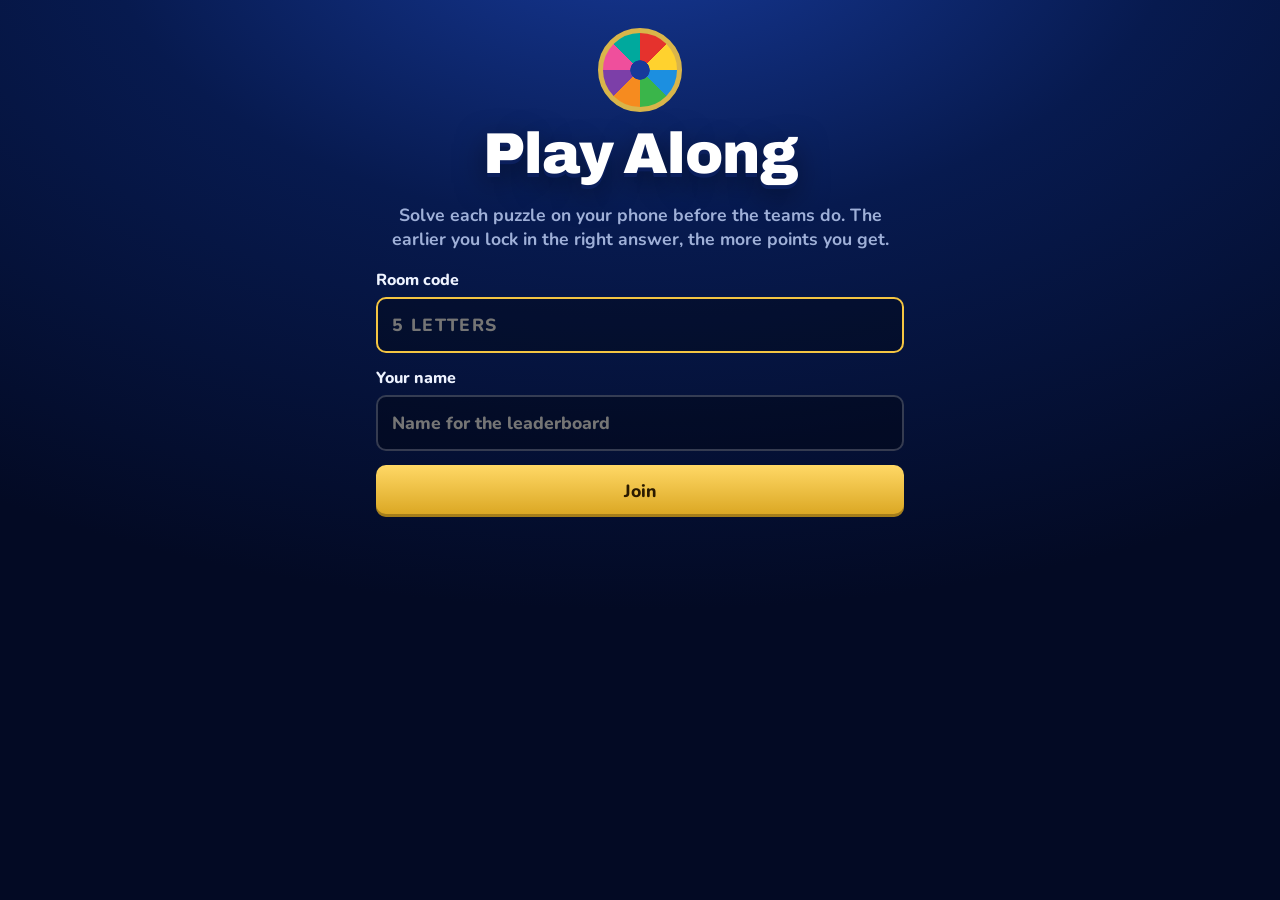
<file: play/index.html>
<!doctype html>
<html lang="en">
  <head>
    <meta charset="utf-8" />
    <meta name="viewport" content="width=device-width, initial-scale=1, viewport-fit=cover" />
    <meta name="theme-color" content="#071a4f" />
    <title>Play Along · Wheel of Fortune</title>
    <link rel="icon" href="data:image/svg+xml,%3Csvg xmlns='http://www.w3.org/2000/svg' viewBox='-50 -50 100 100'%3E%3Ccircle r='48' fill='%23111'/%3E%3Cpath d='M0 0L0-44A44 44 0 0 1 31-31Z' fill='%23e5322d'/%3E%3Cpath d='M0 0L31-31A44 44 0 0 1 44 0Z' fill='%23ffd22e'/%3E%3Cpath d='M0 0L44 0A44 44 0 0 1 31 31Z' fill='%231c8fe0'/%3E%3Cpath d='M0 0L31 31A44 44 0 0 1 0 44Z' fill='%233ab54a'/%3E%3Cpath d='M0 0L0 44A44 44 0 0 1-31 31Z' fill='%23f68b1f'/%3E%3Cpath d='M0 0L-31 31A44 44 0 0 1-44 0Z' fill='%237c3fa8'/%3E%3Cpath d='M0 0L-44 0A44 44 0 0 1-31-31Z' fill='%23ef4f9c'/%3E%3Cpath d='M0 0L-31-31A44 44 0 0 1 0-44Z' fill='%2300a99d'/%3E%3Ccircle r='12' fill='%23173a9a' stroke='%23d9b54a' stroke-width='4'/%3E%3C/svg%3E" />
    <link rel="preconnect" href="https://fonts.googleapis.com" />
    <link rel="preconnect" href="https://fonts.gstatic.com" crossorigin />
    <link
      href="https://fonts.googleapis.com/css2?family=Archivo:wght@700;800;900&family=Oswald:wght@500;600;700&family=Nunito:wght@600;700;800&display=swap"
      rel="stylesheet"
    />
    <link rel="stylesheet" href="../css/style.css?v=__V__" />
  </head>
  <body class="is-phone">
    <div id="app"></div>
    <noscript>This page needs JavaScript turned on.</noscript>
    <script type="module" src="../js/play.js?v=__V__"></script>
  </body>
</html>
</file>
<file: css/style.css>
/* Wheel of Fortune — host screen and TV board */

:root {
  --navy-0: #030a24;
  --navy-1: #071a4f;
  --navy-2: #0d2d80;
  --navy-3: #1846b3;
  --gold: #f4c542;
  --gold-2: #d9a520;
  --tile-empty: #1f9b6a;
  --tile-empty-2: #157a52;
  --tile-used: #f8f7f1;
  --tile-lit: #2d6cff;
  --ink: #101010;
  --text: #eef3ff;
  --muted: #9fb0d8;
  --red: #e3262e;
  --yellow: #f5c400;
  --blue: #1f6fe0;
  --purple: #8a3fd1;
  --green: #22a34a;
  --radius: 12px;
}

* {
  box-sizing: border-box;
}

html {
  background: #030a24;
}
html,
body {
  margin: 0;
  min-height: 100%;
}

body {
  background: radial-gradient(1200px 700px at 50% -10%, #173a9a 0%, var(--navy-1) 45%, var(--navy-0) 100%) fixed;
  color: var(--text);
  font-family: "Nunito", system-ui, sans-serif;
  font-weight: 700;
}

button {
  font: inherit;
  cursor: pointer;
}

button:disabled {
  cursor: default;
}

/* ---------- Buttons ---------- */

.btn {
  border: 0;
  border-radius: 10px;
  padding: 10px 16px;
  background: #23408f;
  color: #fff;
  font-weight: 800;
  box-shadow: inset 0 -3px 0 rgba(0, 0, 0, 0.25);
  transition: transform 0.08s, filter 0.15s;
}
.btn:hover:not(:disabled) {
  filter: brightness(1.15);
}
.btn:active:not(:disabled) {
  transform: translateY(1px);
}
.btn:disabled {
  opacity: 0.4;
}
.btn.big {
  padding: 14px 22px;
  font-size: 1.1rem;
}
.btn.gold {
  background: linear-gradient(#ffd866, var(--gold-2));
  color: #2a1a00;
}
.btn.green {
  background: linear-gradient(#35c25e, #188a3d);
}
.btn.red {
  background: linear-gradient(#f0484f, #b5161d);
}
.btn.purple {
  background: linear-gradient(#a45cf0, #6c22b8);
}
.btn.ghost {
  background: rgba(255, 255, 255, 0.08);
  box-shadow: none;
}
.row {
  display: flex;
  gap: 10px;
  flex-wrap: wrap;
  align-items: center;
  margin: 10px 0;
}
.small-row .btn {
  padding: 8px 12px;
  font-size: 0.9rem;
}
.small {
  color: var(--muted);
  font-size: 0.85rem;
}
.error {
  background: #5a0f15;
  border: 1px solid #c33;
  padding: 10px 14px;
  border-radius: 10px;
}

/* ---------- Top bar (host) ---------- */

.topbar {
  display: flex;
  align-items: center;
  justify-content: space-between;
  gap: 12px;
  padding: 10px 18px;
  background: rgba(0, 0, 0, 0.3);
  border-bottom: 1px solid rgba(255, 255, 255, 0.08);
  position: sticky;
  top: 0;
  z-index: 5;
  backdrop-filter: blur(6px);
}
.brand {
  display: flex;
  align-items: center;
  gap: 10px;
  font-family: "Oswald", sans-serif;
  font-size: 1.25rem;
  letter-spacing: 0.02em;
  text-transform: uppercase;
}
.mini-wheel-ic {
  width: 22px;
  height: 22px;
  border-radius: 50%;
  background: conic-gradient(#e5322d 0 45deg, #ffd22e 0 90deg, #1c8fe0 0 135deg, #3ab54a 0 180deg, #f68b1f 0 225deg, #7c3fa8 0 270deg, #ef4f9c 0 315deg, #00a99d 0);
  border: 2px solid #111;
}
.top-actions {
  display: flex;
  gap: 8px;
  align-items: center;
  flex-wrap: wrap;
}
.hint-keys {
  color: var(--muted);
  font-size: 0.8rem;
  margin-right: 6px;
}

/* ---------- Loader & setup ---------- */

.loader,
.setup,
.results {
  max-width: 960px;
  margin: 0 auto;
  padding: 28px 18px 60px;
  text-align: center;
}
.title {
  font-family: "Archivo", sans-serif;
  font-weight: 900;
  font-size: clamp(2.4rem, 6vw, 4.6rem);
  margin: 10px 0 4px;
  letter-spacing: -0.01em;
  color: #fff;
  text-shadow: 0 4px 0 #0b1f5c, 0 10px 30px rgba(0, 0, 0, 0.5);
}
.title.small {
  font-size: clamp(2rem, 5vw, 3.6rem);
}
.sub {
  color: var(--muted);
  font-size: 1.1rem;
}
.title-wheel {
  width: min(320px, 70vw);
  margin: 0 auto;
}
.title-wheel .rotor {
  animation: idle 60s linear infinite;
  transform-origin: 0 0;
}
@keyframes idle {
  to {
    rotate: 360deg;
  }
}
.episodes {
  display: grid;
  grid-template-columns: repeat(auto-fit, minmax(240px, 1fr));
  gap: 12px;
  margin: 22px 0;
}
.episode {
  text-align: left;
  border: 1px solid rgba(255, 255, 255, 0.12);
  background: rgba(255, 255, 255, 0.06);
  color: #fff;
  border-radius: var(--radius);
  padding: 16px;
  display: flex;
  flex-direction: column;
  gap: 4px;
}
.episode:hover {
  background: rgba(255, 255, 255, 0.12);
}
.episode strong {
  font-size: 1.2rem;
}
.episode span {
  color: var(--muted);
  font-weight: 600;
}
.file {
  color: var(--muted);
  cursor: pointer;
  font-size: 0.95rem;
}
.file input {
  display: none;
}
.loader .btn.big {
  margin: 10px 0;
}

.team-grid {
  display: grid;
  grid-template-columns: repeat(auto-fit, minmax(200px, 1fr));
  gap: 14px;
  margin: 18px 0;
}
.team-card {
  background: rgba(255, 255, 255, 0.06);
  border-radius: var(--radius);
  padding: 14px;
  display: flex;
  flex-direction: column;
  gap: 8px;
  border-top: 6px solid var(--c);
}
.team-card .swatch {
  display: none;
}
.team-card input {
  border: 1px solid rgba(255, 255, 255, 0.15);
  background: rgba(0, 0, 0, 0.25);
  color: #fff;
  border-radius: 8px;
  padding: 10px 12px;
  font: inherit;
}
.team-card .tname {
  font-weight: 800;
  font-size: 1.1rem;
}
.setup .row {
  justify-content: space-between;
}
.run {
  text-align: left;
  margin-top: 26px;
  color: var(--muted);
}
.run ol {
  line-height: 1.7;
}
.run em {
  color: #cfe0ff;
}

.c-red {
  --c: var(--red);
}
.c-yellow {
  --c: var(--yellow);
}
.c-blue {
  --c: var(--blue);
}
.c-purple {
  --c: var(--purple);
}
.c-text-red {
  color: #ff5a60;
}
.c-text-yellow {
  color: #ffd92e;
}
.c-text-blue {
  color: #59a0ff;
}
.c-text-purple {
  color: #b77cff;
}

/* ---------- Puzzle board ---------- */

.pboard {
  --w: 100%;
  width: var(--w);
  margin: 0 auto;
  padding: calc(var(--w) * 0.018);
  border-radius: calc(var(--w) * 0.018);
  background: linear-gradient(#0b2266, #06123c);
  box-shadow:
    0 0 0 calc(var(--w) * 0.005) #3c76ff,
    0 0 calc(var(--w) * 0.03) rgba(60, 118, 255, 0.55),
    inset 0 0 calc(var(--w) * 0.02) rgba(0, 0, 0, 0.6);
}
.pgrid {
  display: grid;
  grid-template-columns: repeat(14, 1fr);
  gap: calc(var(--w) * 0.0045);
}
.sp {
  aspect-ratio: 0.74;
  border-radius: calc(var(--w) * 0.0035);
  background: linear-gradient(var(--tile-empty), var(--tile-empty-2));
  box-shadow:
    inset 0 0 0 1px rgba(0, 0, 0, 0.35),
    inset 0 calc(var(--w) * 0.004) 0 rgba(255, 255, 255, 0.12);
  display: grid;
  place-items: center;
  position: relative;
  overflow: hidden;
}
.sp.void {
  background: transparent;
  box-shadow: none;
}
.sp.in {
  background: linear-gradient(#ffffff, #e9e8e1);
  box-shadow:
    inset 0 0 0 1px rgba(0, 0, 0, 0.3),
    inset 0 calc(var(--w) * -0.004) 0 rgba(0, 0, 0, 0.08);
}
.sp.lit {
  background: radial-gradient(circle at 50% 40%, #a9c8ff 0%, #4b86ff 35%, #1a4fe0 100%);
  box-shadow:
    0 0 calc(var(--w) * 0.02) #3d7bff,
    inset 0 0 0 1px rgba(255, 255, 255, 0.6);
  animation: lightup 0.25s ease-out;
}
@keyframes lightup {
  from {
    filter: brightness(2.2);
  }
}
.sp span {
  font-family: "Archivo", "Helvetica Neue", Arial, sans-serif;
  font-weight: 800;
  font-size: calc(var(--w) * 0.05);
  line-height: 1;
  color: var(--ink);
}
.sp.ghost span {
  color: rgba(0, 0, 0, 0.2);
}
.sp.turn {
  animation: turn 0.42s ease-out both;
}
@keyframes turn {
  0% {
    transform: perspective(400px) rotateY(90deg);
    background: #4b86ff;
  }
  100% {
    transform: perspective(400px) rotateY(0);
  }
}

.cat {
  margin: 14px auto 6px;
  text-align: center;
  font-family: "Oswald", sans-serif;
  text-transform: uppercase;
  font-size: 1.4rem;
  letter-spacing: 0.06em;
}
.answer {
  text-align: center;
  color: var(--muted);
  margin-bottom: 12px;
}
.answer strong {
  color: #fff;
  letter-spacing: 0.04em;
}

/* used letters */
.used {
  display: flex;
  justify-content: center;
  flex-wrap: wrap;
  gap: 6px;
  margin: 10px auto;
}
.used span {
  font-family: "Archivo", sans-serif;
  font-weight: 800;
  width: 1.6em;
  text-align: center;
  color: #fff;
}
.used span.vowel {
  color: #ffd866;
}
.used span.gone {
  opacity: 0.18;
}
.used.pad {
  max-width: 640px;
}
.key {
  width: 42px;
  height: 46px;
  border-radius: 8px;
  border: 0;
  background: #f4f4ef;
  color: #111;
  font-family: "Archivo", sans-serif;
  font-weight: 800;
  font-size: 1.2rem;
  box-shadow: inset 0 -3px 0 rgba(0, 0, 0, 0.18);
}
.key.vowel {
  background: #ffe48a;
}
.key:disabled,
.key.gone {
  opacity: 0.2;
}
.vowels {
  gap: 6px;
}

/* ---------- Podiums ---------- */

.podiums {
  display: grid;
  grid-template-columns: repeat(4, 1fr);
  gap: 14px;
  padding: 12px 18px 16px;
}
.podium {
  border: 0;
  border-radius: 16px;
  padding: 10px 12px 12px;
  text-align: center;
  color: #fff;
  background: linear-gradient(color-mix(in srgb, var(--c) 92%, #fff), color-mix(in srgb, var(--c) 70%, #000));
  box-shadow:
    inset 0 2px 0 rgba(255, 255, 255, 0.35),
    inset 0 -6px 0 rgba(0, 0, 0, 0.25),
    0 8px 20px rgba(0, 0, 0, 0.35);
  position: relative;
  transition: transform 0.2s, box-shadow 0.2s, opacity 0.2s;
}
.podium.c-yellow {
  color: #2a1e00;
}
.podium.active {
  transform: translateY(-6px);
  box-shadow:
    0 0 0 4px #fff,
    0 0 30px color-mix(in srgb, var(--c) 80%, #fff),
    0 12px 26px rgba(0, 0, 0, 0.45);
}
.podium.locked {
  opacity: 0.35;
}
.podium.won .pod-score {
  animation: pulse 0.6s ease-in-out 3;
}
@keyframes pulse {
  50% {
    transform: scale(1.08);
  }
}
.pod-name {
  font-family: "Oswald", sans-serif;
  font-weight: 600;
  font-size: 1.15rem;
  text-transform: uppercase;
  letter-spacing: 0.03em;
  white-space: nowrap;
  overflow: hidden;
  text-overflow: ellipsis;
}
.pod-name small {
  display: block;
  font-family: "Nunito", sans-serif;
  text-transform: none;
  font-size: 0.8rem;
  opacity: 0.85;
  letter-spacing: 0;
}
.pod-score {
  margin: 6px auto 4px;
  background: #050505;
  color: #fff;
  border-radius: 8px;
  font-family: "Oswald", sans-serif;
  font-weight: 600;
  font-size: 2rem;
  padding: 2px 10px;
  box-shadow: inset 0 0 0 2px rgba(255, 255, 255, 0.1), inset 0 0 12px rgba(0, 0, 0, 0.8);
  text-shadow: 0 0 10px rgba(255, 255, 255, 0.5);
}
.pod-total {
  font-size: 0.85rem;
  opacity: 0.9;
}
.pod-icons {
  position: absolute;
  top: -10px;
  right: 8px;
  display: flex;
  gap: 4px;
}
.ic {
  font-family: "Oswald", sans-serif;
  font-size: 0.72rem;
  padding: 2px 6px;
  border-radius: 6px;
  background: #fff;
  color: #111;
  box-shadow: 0 2px 6px rgba(0, 0, 0, 0.4);
}
.ic.wild {
  background: linear-gradient(135deg, #9b4dff, #e2338f);
  color: #fff;
}
.ic.mil {
  background: linear-gradient(#43c463, #1f8a3b);
  color: #fff;
}
.ic.gift.risk {
  outline: 2px dashed #fff;
}

/* ---------- Host game ---------- */

.host-game {
  display: grid;
  grid-template-columns: minmax(0, 1fr) 400px;
  gap: 18px;
  padding: 16px 18px 0;
  align-items: start;
}
.host-left .pboard {
  --w: min(calc(100vw - 470px), 980px);
}
.host-right {
  display: flex;
  flex-direction: column;
  gap: 12px;
}
.mini {
  width: 210px;
  margin: 0 auto;
}
.panel {
  background: rgba(0, 0, 0, 0.28);
  border: 1px solid rgba(255, 255, 255, 0.1);
  border-radius: var(--radius);
  padding: 16px;
}
.panel h3 {
  margin: 0 0 4px;
  font-family: "Oswald", sans-serif;
  text-transform: uppercase;
}
.panel p {
  margin: 8px 0;
}
.panel .value {
  font-family: "Oswald", sans-serif;
  font-size: 2rem;
  color: var(--gold);
}
.who {
  font-family: "Oswald", sans-serif;
  font-size: 1.3rem;
  text-transform: uppercase;
  border-left: 8px solid var(--c);
  padding-left: 10px;
  margin-top: 0 !important;
}
.note {
  background: rgba(255, 255, 255, 0.08);
  border-radius: 8px;
  padding: 8px 10px;
}
.big-note {
  font-family: "Oswald", sans-serif;
  font-size: 2rem;
  color: var(--gold);
  margin: 6px 0 !important;
}
.left {
  color: #ffd866;
  min-height: 0;
}
.left:empty {
  display: none;
}
.result {
  font-size: 1.2rem;
}
.rings {
  display: grid;
  grid-template-columns: 1fr 1fr;
  gap: 8px;
  margin-top: 12px;
}
.btn.ring {
  background: linear-gradient(color-mix(in srgb, var(--c) 90%, #fff), color-mix(in srgb, var(--c) 70%, #000));
  text-align: left;
}
.btn.ring.c-yellow {
  color: #2a1e00;
}
.host-game + .podiums .podium {
  cursor: pointer;
}
.picks {
  display: flex;
  gap: 6px;
  min-height: 46px;
  align-items: center;
}
.picks span {
  background: #fff;
  color: #111;
  border-radius: 6px;
  width: 40px;
  height: 46px;
  display: grid;
  place-items: center;
  font-family: "Archivo", sans-serif;
  font-weight: 800;
  font-size: 1.4rem;
}
.bonus-cats {
  display: grid;
  gap: 12px;
  max-width: 560px;
  margin: 20px auto;
}
.bc {
  background: rgba(255, 255, 255, 0.07);
  border: 2px solid transparent;
  border-radius: var(--radius);
  padding: 14px 18px;
  display: flex;
  justify-content: space-between;
  gap: 12px;
}
.bc.on {
  border-color: var(--gold);
}
.bc span {
  color: var(--muted);
}

/* ---------- Results ---------- */

.stand {
  list-style: none;
  padding: 0;
  max-width: 560px;
  margin: 24px auto;
  display: grid;
  gap: 10px;
}
.stand li {
  display: flex;
  align-items: center;
  gap: 12px;
  padding: 14px 18px;
  border-radius: 14px;
  background: linear-gradient(90deg, color-mix(in srgb, var(--c) 85%, #000), color-mix(in srgb, var(--c) 40%, #000));
  font-family: "Oswald", sans-serif;
  font-size: 1.4rem;
  text-transform: uppercase;
}
.stand li span {
  flex: 1;
  text-align: left;
}
.stand li em {
  font-family: "Nunito", sans-serif;
  font-size: 0.8rem;
  text-transform: none;
  opacity: 0.8;
}
.stand.big li {
  font-size: 2.6vw;
  padding: 1.2vw 2vw;
}
.stand li.lead {
  box-shadow: 0 0 0 4px var(--gold), 0 0 30px rgba(244, 197, 66, 0.5);
}

/* ---------- TV board ---------- */

body.is-board {
  overflow: hidden;
  cursor: none;
}
.tv {
  height: 100vh;
  width: 100vw;
  overflow: hidden;
  position: relative;
}
.tv-game {
  display: flex;
  flex-direction: column;
}
.tv-head {
  display: flex;
  align-items: center;
  gap: 1.2vw;
  padding: 1.6vh 2.4vw 0;
  min-height: 7vh;
}
.tv-head .seg {
  font-family: "Oswald", sans-serif;
  text-transform: uppercase;
  font-size: 2.2vw;
  letter-spacing: 0.05em;
}
.grow {
  flex: 1;
}
.chip {
  font-family: "Oswald", sans-serif;
  font-size: 2.2vw;
  padding: 0.3vh 1.2vw;
  border-radius: 999px;
  background: rgba(255, 255, 255, 0.12);
}
.chip.gold {
  background: linear-gradient(#ffd866, var(--gold-2));
  color: #2a1a00;
}
.chip.red {
  background: linear-gradient(#ff5a1f, #c4161c);
}
.chip.prize {
  background: #fff;
  color: #0a2a8a;
}
.chip[class*="c-"] {
  background: var(--c);
}
.chip.c-yellow {
  color: #2a1e00;
}
.chip.picks {
  font-family: "Archivo", sans-serif;
  font-weight: 800;
  letter-spacing: 0.12em;
  background: #fff;
  color: #111;
}
.tv-board {
  flex: 0 0 auto;
  padding: 1vh 0 0;
}
.tv-board .pboard {
  --w: min(86vw, 128vh);
}
.tv-cat {
  margin: 2.2vh auto 0;
  padding: 0.6vh 3vw;
  background: linear-gradient(#173a9a, #0b2266);
  border: 2px solid #3c76ff;
  border-radius: 999px;
  font-family: "Oswald", sans-serif;
  text-transform: uppercase;
  font-size: 2.6vw;
  letter-spacing: 0.08em;
  box-shadow: 0 0 20px rgba(60, 118, 255, 0.4);
}
.tv .used {
  font-size: 1.5vw;
  gap: 0.5vw;
  margin: 1.4vh auto 0;
  min-height: 3vh;
}
.tv-banner {
  margin: 1vh auto 0;
  padding: 0.6vh 2.4vw;
  border-radius: 12px;
  background: var(--c);
  font-family: "Oswald", sans-serif;
  font-size: 2.2vw;
  text-transform: uppercase;
  animation: pop 0.5s ease-out;
}
.tv-banner.c-yellow {
  color: #2a1e00;
}
.tv .podiums {
  margin-top: auto;
  padding: 0 2.4vw 2.4vh;
  gap: 1.6vw;
}
.tv .podium {
  padding: 1vh 1vw 1.2vh;
}
.tv .pod-name {
  font-size: 1.9vw;
}
.tv .pod-name small {
  font-size: 1.1vw;
}
.tv .pod-score {
  font-size: 3.8vw;
  padding: 0.2vh 1vw;
}
.tv .pod-total {
  font-size: 1.2vw;
}
.tv .ic {
  font-size: 1vw;
}

.tv-title {
  display: flex;
  flex-direction: column;
  align-items: center;
  justify-content: center;
  text-align: center;
}
.tv-title .title-wheel.big {
  width: min(52vh, 40vw);
}
.tv-title .title {
  font-size: 6vw;
}
.tv-title .sub {
  font-size: 2vw;
}
.tv-title .podiums {
  width: 100%;
  margin-top: 4vh;
}
.tv-results {
  display: flex;
  flex-direction: column;
  align-items: center;
  justify-content: center;
}
.tv-results .stand {
  width: 60vw;
  max-width: none;
}
.tv-results .sub {
  font-size: 2.2vw;
}

/* the wheel "camera" */
.tv-wheel {
  position: absolute;
  inset: 0;
  background: radial-gradient(70vw 60vh at 50% 70%, #1d4bc0 0%, #0a1f63 45%, #030a24 100%);
  opacity: 0;
  pointer-events: none;
  transition: opacity 0.35s ease;
  overflow: hidden;
  z-index: 3;
}
.tv-wheel.on {
  opacity: 1;
}
.cam {
  position: absolute;
  left: 50%;
  top: 50%;
  width: 0;
  height: 0;
  perspective: 1600px;
}
.cam-wheel {
  position: absolute;
  width: 100vh;
  height: 100vh;
  left: -50vh;
  top: -46vh;
  transform: rotateX(46deg);
  transform-origin: 50% 50%;
}
.cam.flat .cam-wheel {
  width: 80vh;
  height: 80vh;
  left: -40vh;
  top: -36vh;
  transform: none;
}
.wheel-holder,
.wheel-holder svg {
  width: 100%;
  height: 100%;
  display: block;
}
.wheel-svg text {
  font-family: "Oswald", "Arial Narrow", sans-serif;
}
.wheel-svg .ptr.on path {
  filter: drop-shadow(0 0 14px #fff);
}
.mini .ptr:not(.on) {
  opacity: 0.45;
}
.tv-wheel-label {
  position: absolute;
  top: 3vh;
  left: 0;
  right: 0;
  text-align: center;
  font-family: "Oswald", sans-serif;
  text-transform: uppercase;
  font-size: 3vw;
  z-index: 2;
  text-shadow: 0 3px 10px rgba(0, 0, 0, 0.7);
}
.tv-landed {
  position: absolute;
  bottom: 3vh;
  left: 50%;
  transform: translateX(-50%);
  font-family: "Oswald", sans-serif;
  font-size: 5vw;
  padding: 0.5vh 3vw;
  border-radius: 16px;
  background: rgba(0, 0, 0, 0.65);
  border: 3px solid var(--gold);
  white-space: nowrap;
  animation: pop 0.4s ease-out;
}

/* bonus */
.tv-cats {
  display: grid;
  gap: 2.4vh;
  width: 60vw;
  margin: 8vh auto 0;
}
.tv-cats .bc {
  justify-content: center;
  font-family: "Oswald", sans-serif;
  text-transform: uppercase;
  font-size: 3.6vw;
  padding: 2vh;
  background: linear-gradient(#173a9a, #0b2266);
  border: 3px solid #3c76ff;
}
.tv-cats .bc.on {
  border-color: var(--gold);
  box-shadow: 0 0 30px rgba(244, 197, 66, 0.6);
}
.envelope {
  position: absolute;
  inset: 0;
  display: grid;
  place-items: center;
  z-index: 4;
  background: rgba(3, 10, 36, 0.55);
  animation: fade 0.4s ease-out;
}
.env-card {
  width: 52vw;
  padding: 5vh 3vw;
  background: linear-gradient(#fffaf0, #f1e2b8);
  color: #3a2a00;
  border-radius: 18px;
  text-align: center;
  box-shadow: 0 20px 60px rgba(0, 0, 0, 0.6), 0 0 0 6px var(--gold);
  animation: pop 0.6s cubic-bezier(0.2, 1.4, 0.4, 1);
}
.env-card small {
  display: block;
  font-size: 2vw;
  font-family: "Oswald", sans-serif;
  text-transform: uppercase;
}
.env-card strong {
  display: block;
  font-family: "Archivo", sans-serif;
  font-weight: 900;
  font-size: 7vw;
}
.env-card.sealed {
  width: 30vw;
  font-size: 12vw;
  font-family: "Archivo", sans-serif;
  font-weight: 900;
  color: #b08a1e;
}

/* ---------- Big announcements ---------- */

.flash-layer {
  position: fixed;
  inset: 0;
  pointer-events: none;
  z-index: 50;
  display: grid;
  place-items: center;
}
.flash {
  animation: flash 2.2s ease-out forwards;
  font-family: "Archivo", sans-serif;
  font-weight: 900;
  text-transform: uppercase;
  font-size: clamp(2rem, 7vw, 8rem);
  padding: 0.15em 0.6em;
  border-radius: 0.2em;
  background: linear-gradient(#ffd866, var(--gold-2));
  color: #2a1a00;
  box-shadow: 0 20px 60px rgba(0, 0, 0, 0.6);
  white-space: nowrap;
}
body:not(.is-board) .flash {
  font-size: clamp(1.4rem, 4vw, 3rem);
}
.flash.black {
  background: #000;
  color: #fff;
  box-shadow: 0 0 0 0.06em #fff, 0 20px 60px rgba(0, 0, 0, 0.7);
}
.flash.white {
  background: #fff;
  color: #111;
}
.flash.purple {
  background: linear-gradient(135deg, #9b4dff, #e2338f);
  color: #fff;
}
.flash.green {
  background: linear-gradient(#43c463, #1f8a3b);
  color: #fff;
}
.flash.red {
  background: linear-gradient(#ff5a1f, #c4161c);
  color: #fff;
}
.flash.plain {
  background: rgba(3, 10, 36, 0.9);
  color: #fff;
  box-shadow: 0 0 0 0.05em #3c76ff;
}
@keyframes flash {
  0% {
    transform: scale(0.4);
    opacity: 0;
  }
  12% {
    transform: scale(1.06);
    opacity: 1;
  }
  20% {
    transform: scale(1);
  }
  80% {
    opacity: 1;
  }
  100% {
    opacity: 0;
    transform: scale(1);
  }
}
@keyframes pop {
  from {
    transform: scale(0.7);
    opacity: 0;
  }
}
.tv-landed {
  animation: popc 0.4s ease-out;
}
@keyframes popc {
  from {
    transform: translateX(-50%) scale(0.7);
    opacity: 0;
  }
}
@keyframes fade {
  from {
    opacity: 0;
  }
}

.sound-prompt {
  position: fixed;
  bottom: 14px;
  left: 50%;
  transform: translateX(-50%);
  z-index: 60;
  border: 0;
  background: rgba(0, 0, 0, 0.7);
  color: #fff;
  padding: 10px 18px;
  border-radius: 999px;
  cursor: pointer;
}

@media (max-width: 1000px) {
  .hint-keys {
    display: none;
  }
  .host-game {
    grid-template-columns: 1fr;
  }
  .host-left .pboard {
    --w: calc(100vw - 36px);
  }
  .podiums {
    grid-template-columns: repeat(2, 1fr);
  }
}

.tv .chip.clock {
  font-size: 5vw;
  min-width: 9vw;
  text-align: center;
  line-height: 1.1;
}

/* the main wheel, face-on with its one arrow at the top */
.cam.flat.main .cam-wheel {
  width: 78vh;
  height: 78vh;
  left: -39vh;
  top: -38vh;
}

/* ---------- Audience play-along: host ---------- */

.aud-dot {
  display: inline-block;
  width: 10px;
  height: 10px;
  border-radius: 50%;
  background: #8a93a8;
  vertical-align: middle;
}
.aud-dot.live {
  background: #34d058;
  box-shadow: 0 0 8px #34d058;
}
.aud-dot.connecting,
.aud-dot.down {
  background: #ffb020;
  animation: blink 1s ease-in-out infinite;
}
.aud-dot.error {
  background: #ff4d4f;
}
h3 .aud-dot {
  width: auto;
  height: auto;
  padding: 2px 8px;
  border-radius: 999px;
  font-size: 0.75rem;
  color: #04120a;
  margin-left: 8px;
  animation: none;
}
@keyframes blink {
  50% {
    opacity: 0.35;
  }
}
.aud-card {
  margin-top: 26px;
  text-align: left;
  display: flex;
  gap: 18px;
  align-items: center;
  flex-wrap: wrap;
  background: rgba(255, 255, 255, 0.06);
  border: 1px solid rgba(255, 255, 255, 0.12);
  border-radius: var(--radius);
  padding: 16px 18px;
}
.aud-card:not(.on) > div:first-child {
  flex: 1 1 320px;
}
.aud-card h3 {
  margin: 0 0 6px;
}
.aud-card.on .aud-info {
  flex: 1 1 320px;
}
.aud-card .aud-qr {
  flex: 0 0 150px;
  width: 150px;
}
.aud-qr .qr,
.tv-join .qr {
  display: block;
  width: 100%;
  height: auto;
  border-radius: 8px;
}
.aud-code {
  margin: 4px 0;
  font-size: 1.1rem;
}
.aud-code strong {
  font-family: "Archivo", sans-serif;
  letter-spacing: 0.12em;
  font-size: 1.5rem;
  color: var(--gold);
}
.aud-names {
  color: #cfe0ff;
  font-weight: 600;
}
.aud-box {
  background: rgba(0, 0, 0, 0.22);
  border: 1px solid rgba(255, 255, 255, 0.1);
  border-radius: var(--radius);
  padding: 12px 14px;
  display: grid;
  gap: 6px;
}
.aud-box .btn {
  justify-self: start;
  padding: 6px 10px;
  font-size: 0.85rem;
}
.aud-final {
  max-width: 560px;
  margin: 28px auto 0;
  text-align: left;
}
.aud-final ol {
  list-style: none;
  padding: 0;
  display: grid;
  gap: 6px;
}
.aud-final li {
  display: flex;
  justify-content: space-between;
  background: rgba(255, 255, 255, 0.06);
  border-radius: 8px;
  padding: 8px 12px;
}

/* ---------- Audience play-along: TV ---------- */

.tv-join {
  position: absolute;
  right: 2.4vw;
  top: 4vh;
  width: 19vw;
  display: flex;
  flex-direction: column;
  align-items: center;
  gap: 1.2vh;
  background: rgba(3, 10, 36, 0.75);
  border: 2px solid #3c76ff;
  border-radius: 18px;
  padding: 1.4vh 1.4vw;
  box-shadow: 0 0 30px rgba(60, 118, 255, 0.35);
}
.tv-join .qr {
  width: 100%;
}
.tv-join-text {
  display: grid;
  gap: 0.4vh;
  text-align: center;
  font-size: 1.3vw;
  color: #cfe0ff;
}
.tv-join-text strong {
  font-family: "Oswald", sans-serif;
  text-transform: uppercase;
  font-size: 1.7vw;
  color: #fff;
}
.tv-join-text b {
  font-family: "Archivo", sans-serif;
  letter-spacing: 0.12em;
  color: var(--gold);
  font-size: 1.8vw;
}
.tv-join-text em {
  font-style: normal;
  color: #34d058;
}
.chip.join {
  font-size: 1.3vw;
  background: rgba(255, 255, 255, 0.08);
  color: #cfe0ff;
}
.chip.join b {
  font-family: "Archivo", sans-serif;
  letter-spacing: 0.1em;
  color: var(--gold);
}
.lb-overlay {
  position: absolute;
  inset: 0;
  z-index: 6;
  display: grid;
  place-items: center;
  background: rgba(3, 10, 36, 0.6);
  animation: fade 0.4s ease-out;
}
.lb-card {
  width: min(64vw, 1100px);
  background: linear-gradient(#0f2a7a, #071a4f);
  border: 3px solid var(--gold);
  border-radius: 22px;
  padding: 3vh 3vw;
  box-shadow: 0 30px 80px rgba(0, 0, 0, 0.6);
  animation: pop 0.45s cubic-bezier(0.2, 1.3, 0.4, 1);
}
.lb-card h2 {
  margin: 0;
  text-align: center;
  font-family: "Archivo", sans-serif;
  font-weight: 900;
  text-transform: uppercase;
  font-size: 3vw;
}
.lb-stat {
  text-align: center;
  font-size: 1.6vw;
  color: #cfe0ff;
  margin: 1vh 0 2vh;
}
.lb-stat b {
  color: var(--gold);
}
ol.lb {
  list-style: none;
  padding: 0;
  margin: 0;
  display: grid;
  gap: 1vh;
}
ol.lb li {
  display: flex;
  align-items: center;
  gap: 1.2vw;
  background: rgba(255, 255, 255, 0.08);
  border-radius: 12px;
  padding: 1vh 1.4vw;
  font-size: 2.2vw;
}
ol.lb li:first-child {
  background: linear-gradient(90deg, rgba(244, 197, 66, 0.35), rgba(244, 197, 66, 0.08));
}
.lb-rank {
  font-family: "Oswald", sans-serif;
  color: var(--gold);
  min-width: 2.2em;
  text-align: center;
}
.lb-name {
  flex: 1;
  white-space: nowrap;
  overflow: hidden;
  text-overflow: ellipsis;
}
ol.lb strong {
  font-family: "Oswald", sans-serif;
}
.lb-join {
  text-align: center;
  color: var(--muted);
  font-size: 1.3vw;
  margin: 2vh 0 0;
}
.lb-join b {
  color: var(--gold);
  letter-spacing: 0.1em;
}
.tv-results.with-aud {
  display: grid;
  grid-template-columns: 1.2fr 1fr;
  align-items: center;
  gap: 3vw;
  padding: 0 4vw;
}
.tv-results.with-aud .tv-results-teams {
  display: flex;
  flex-direction: column;
  align-items: center;
}
.tv-results.with-aud .stand {
  width: 100%;
}
.tv-aud-final h2 {
  font-family: "Oswald", sans-serif;
  text-transform: uppercase;
  font-size: 2.6vw;
  margin: 0 0 2vh;
}
.tv-aud-final ol.lb li {
  font-size: 1.8vw;
}

/* ---------- Audience play-along: phone ---------- */

body.is-phone {
  min-height: 100dvh;
}
.pp {
  max-width: 560px;
  margin: 0 auto;
  padding: 14px 16px calc(28px + env(safe-area-inset-bottom));
}
.pp-join {
  text-align: center;
  padding-top: 28px;
}
.pp-logo {
  width: 84px;
  height: 84px;
  margin: 0 auto 6px;
  border-radius: 50%;
  border: 5px solid #d9b54a;
  background:
    radial-gradient(circle, #173a9a 0 18%, transparent 19%),
    conic-gradient(#e5322d 0 45deg, #ffd22e 0 90deg, #1c8fe0 0 135deg, #3ab54a 0 180deg, #f68b1f 0 225deg, #7c3fa8 0 270deg, #ef4f9c 0 315deg, #00a99d 0);
  animation: idle 30s linear infinite;
}
.pp-join form {
  display: grid;
  gap: 14px;
  text-align: left;
  margin-top: 18px;
}
.pp label {
  display: grid;
  gap: 6px;
  font-weight: 800;
}
.pp input {
  border: 2px solid rgba(255, 255, 255, 0.2);
  background: rgba(0, 0, 0, 0.3);
  color: #fff;
  border-radius: 10px;
  padding: 14px;
  font: inherit;
  font-size: 1.1rem; /* 16px+ so phones don't zoom in */
  width: 100%;
}
.pp input:focus {
  outline: none;
  border-color: var(--gold);
}
#pp-code,
#pp-text {
  text-transform: uppercase;
  letter-spacing: 0.08em;
}
.pp-top {
  display: flex;
  justify-content: space-between;
  align-items: center;
  gap: 10px;
  padding: 4px 0 12px;
}
.pp-me {
  display: flex;
  align-items: center;
  gap: 8px;
  min-width: 0;
}
.pp-me strong {
  white-space: nowrap;
  overflow: hidden;
  text-overflow: ellipsis;
}
.pp-score {
  font-family: "Oswald", sans-serif;
  color: var(--gold);
  font-size: 1.1rem;
  white-space: nowrap;
}
.pp .pboard {
  --w: calc(min(100vw, 560px) - 32px);
}
.pp-seg {
  font-family: "Oswald", sans-serif;
  text-transform: uppercase;
  letter-spacing: 0.05em;
  color: var(--muted);
  margin-bottom: 8px;
}
.pp-cat {
  text-align: center;
  margin: 10px 0 4px;
  font-family: "Oswald", sans-serif;
  text-transform: uppercase;
  font-size: 1.3rem;
  letter-spacing: 0.06em;
}
.pp-used {
  gap: 2px;
  font-size: 0.8rem;
}
.pp-used span {
  width: 1.3em;
}
.pp-form {
  display: grid;
  gap: 10px;
  margin-top: 14px;
}
.pp-worth {
  float: right;
  font-weight: 700;
  color: var(--muted);
}
.pp-worth b {
  color: var(--gold);
}
.pp-form .small {
  margin: 0;
}
.pp-locked {
  margin-top: 14px;
  display: grid;
  gap: 6px;
  text-align: center;
  background: rgba(255, 255, 255, 0.07);
  border: 2px dashed rgba(255, 255, 255, 0.25);
  border-radius: 12px;
  padding: 14px;
  font-weight: 800;
}
.pp-locked strong {
  font-family: "Archivo", sans-serif;
  font-size: 1.2rem;
  letter-spacing: 0.04em;
  color: #fff;
}
.pp-reveal {
  text-align: center;
  margin-top: 12px;
}
.pp-res {
  font-size: 1.2rem;
  border-radius: 12px;
  padding: 12px;
  margin: 8px 0;
}
.pp-res.ok {
  background: rgba(52, 208, 88, 0.18);
  color: #9ff5b4;
}
.pp-res.no {
  background: rgba(255, 77, 79, 0.15);
  color: #ffb0b1;
}
.pp-res.none {
  background: rgba(255, 255, 255, 0.06);
  color: var(--muted);
}
.pp-res strong {
  color: #fff;
}
.pp-wait {
  text-align: center;
  padding: 30px 6px;
  color: #cfe0ff;
}
.pp-big {
  font-family: "Archivo", sans-serif;
  font-weight: 900;
  font-size: 2rem;
  color: #fff;
  margin: 0 0 6px;
}
.pp-spinner {
  width: 36px;
  height: 36px;
  margin: 0 auto 12px;
  border-radius: 50%;
  border: 4px solid rgba(255, 255, 255, 0.15);
  border-top-color: var(--gold);
  animation: idle 0.9s linear infinite;
}
.pp-lb {
  margin-top: 22px;
}
.pp-lb h3 {
  font-family: "Oswald", sans-serif;
  text-transform: uppercase;
  margin: 0 0 8px;
}
.pp ol.lb li {
  font-size: 1rem;
  padding: 8px 12px;
  border-radius: 10px;
}
.pp ol.lb li.me {
  outline: 2px solid var(--gold);
}
.pp ol.lb li.gap {
  margin-top: 8px;
}
.pp-foot {
  text-align: center;
  margin-top: 26px;
}
.linkish {
  background: none;
  border: 0;
  color: var(--muted);
  text-decoration: underline;
}
</file>
